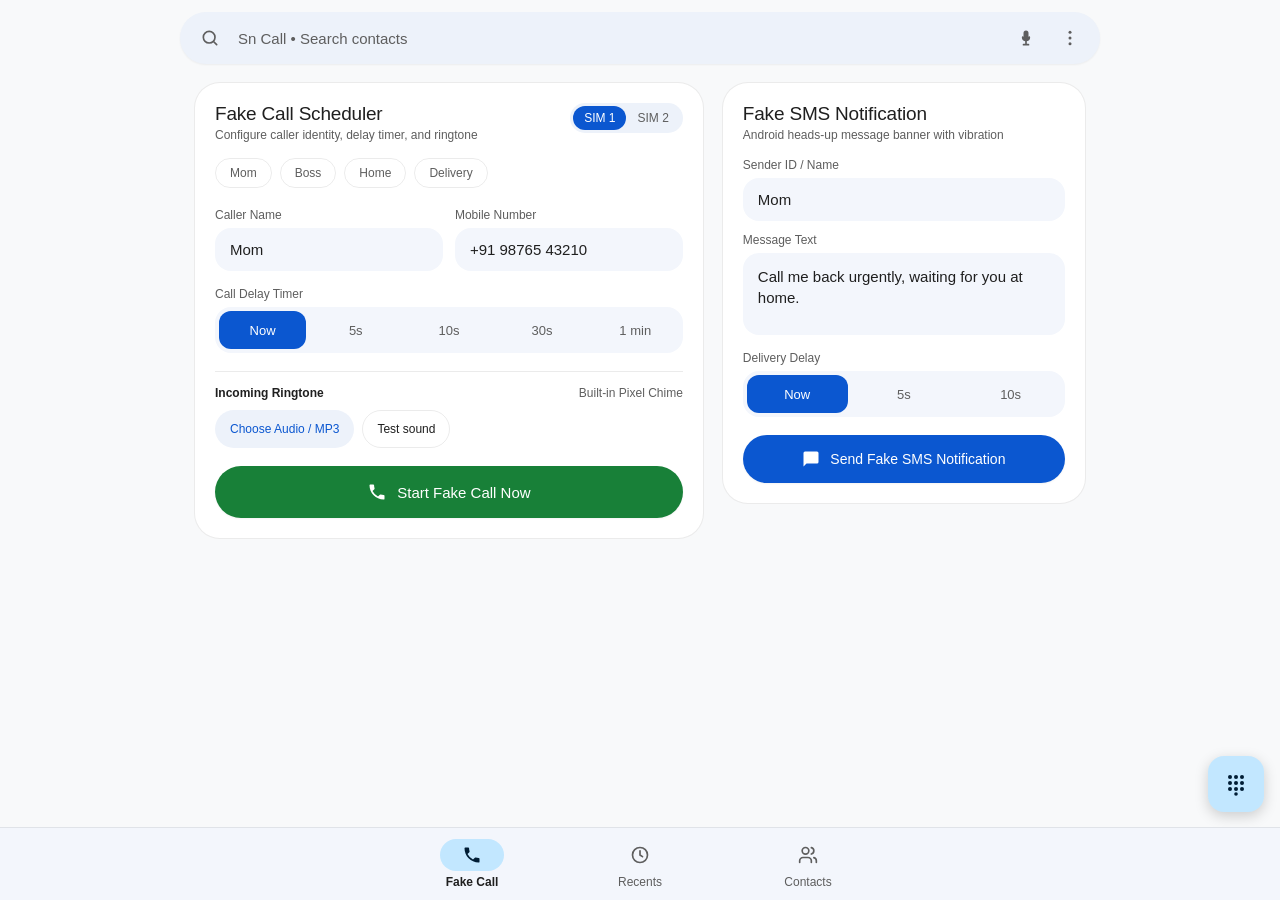
<file: android/app/src/main/assets/index.html>
<!DOCTYPE html>
<html lang="en">
<head>
  <meta charset="UTF-8" />
  <meta name="viewport" content="width=device-width, initial-scale=1.0, maximum-scale=1.0, user-scalable=no, viewport-fit=cover" />
  <meta name="theme-color" content="#F8F9FA" id="metaTheme" />
  <title>Sn Call</title>
  <style>
    :root {
      --bg: #F8F9FA;
      --surface: #FFFFFF;
      --surface-soft: #EDF2FA;
      --surface-input: #F3F6FC;
      --nav-bg: rgba(243, 246, 252, 0.96);
      --text: #1F1F1F;
      --text-muted: #5E5E5E;
      --border: rgba(0, 0, 0, 0.08);
      --primary: #0B57D0;
      --primary-on: #FFFFFF;
      --pill-bg: #C2E7FF;
      --pill-on: #001D35;
      --green: #188038;
      --green-bright: #1E8E3E;
      --red: #EA4335;
      --danger: #B3261E;
      --shadow-sm: 0 1px 2px rgba(0, 0, 0, 0.05);
      --shadow-fab: 0 4px 14px rgba(0, 0, 0, 0.18);
      --shadow-lg: 0 14px 36px rgba(0, 0, 0, 0.22);
      --font: "Google Sans", "Product Sans", -apple-system, BlinkMacSystemFont, "Segoe UI", Roboto, Arial, sans-serif;
    }

    html.dark {
      --bg: #111318;
      --surface: #1A1C22;
      --surface-soft: #22262E;
      --surface-input: #23262E;
      --nav-bg: rgba(27, 30, 36, 0.96);
      --text: #E3E2E6;
      --text-muted: #A0A3AA;
      --border: rgba(255, 255, 255, 0.09);
      --primary: #A8C7FA;
      --primary-on: #062E6F;
      --pill-bg: #004A77;
      --pill-on: #C2E7FF;
      --danger: #F2B8B5;
    }

    * { box-sizing: border-box; -webkit-tap-highlight-color: transparent; }

    html, body {
      margin: 0;
      padding: 0;
      font-family: var(--font);
      background: var(--bg);
      color: var(--text);
      min-height: 100dvh;
      overscroll-behavior-y: none;
      -webkit-font-smoothing: antialiased;
    }

    button, input, textarea {
      font-family: inherit;
      color: inherit;
    }

    button { cursor: pointer; border: none; background: transparent; }

    .tabular { font-variant-numeric: tabular-nums; }
    .hidden { display: none !important; }

    /* Top Search Bar */
    .top-bar {
      position: sticky;
      top: 0;
      z-index: 30;
      background: var(--bg);
      padding: 12px 14px 8px;
    }

    .top-bar-inner {
      max-width: 920px;
      margin: 0 auto;
    }

    .search-pill {
      position: relative;
      display: flex;
      align-items: center;
      height: 52px;
      border-radius: 999px;
      background: var(--surface-soft);
      padding: 0 8px;
      box-shadow: var(--shadow-sm);
    }

    .search-pill:focus-within {
      box-shadow: 0 0 0 2px rgba(11, 87, 208, 0.32);
    }

    .icon-btn {
      min-width: 44px;
      min-height: 44px;
      border-radius: 999px;
      display: inline-flex;
      align-items: center;
      justify-content: center;
      color: var(--text-muted);
      transition: background 150ms ease;
    }

    .icon-btn:hover { background: rgba(128, 128, 128, 0.12); }
    .icon-btn:active { transform: scale(0.94); }

    .search-input {
      flex: 1;
      min-width: 0;
      border: none;
      outline: none;
      background: transparent;
      font-size: 15px;
      padding: 0 6px;
      color: var(--text);
    }

    .search-input::placeholder { color: var(--text-muted); }

    /* Overflow Menu */
    .menu-dropdown {
      position: absolute;
      top: 58px;
      right: 4px;
      width: 230px;
      background: var(--surface);
      border: 1px solid var(--border);
      border-radius: 18px;
      box-shadow: var(--shadow-lg);
      padding: 6px 0;
      z-index: 45;
      animation: fadeIn 150ms ease;
    }

    .menu-item {
      width: 100%;
      padding: 12px 16px;
      display: flex;
      align-items: center;
      gap: 12px;
      font-size: 14px;
      text-align: left;
      color: var(--text);
    }

    .menu-item:hover { background: var(--surface-soft); }
    .menu-item.danger { color: var(--danger); }
    .menu-divider { height: 1px; background: var(--border); margin: 4px 0; }

    /* Main Content */
    .main {
      max-width: 920px;
      margin: 0 auto;
      padding: 10px 14px 104px;
    }

    .grid-two {
      display: grid;
      grid-template-columns: 1fr;
      gap: 18px;
    }

    @media (min-width: 860px) {
      .grid-two {
        grid-template-columns: 7fr 5fr;
        align-items: start;
      }
    }

    .card {
      background: var(--surface);
      border: 1px solid var(--border);
      border-radius: 26px;
      padding: 20px;
    }

    .card-header {
      display: flex;
      align-items: flex-start;
      justify-content: space-between;
      gap: 12px;
      margin-bottom: 16px;
    }

    .card-title {
      margin: 0;
      font-size: 19px;
      font-weight: 500;
      letter-spacing: -0.01em;
    }

    .card-sub {
      margin: 3px 0 0;
      font-size: 12px;
      color: var(--text-muted);
    }

    /* Segmented Controls */
    .sim-toggle {
      display: inline-flex;
      background: var(--surface-soft);
      padding: 3px;
      border-radius: 999px;
      flex-shrink: 0;
    }

    .sim-btn {
      padding: 5px 11px;
      border-radius: 999px;
      font-size: 12px;
      font-weight: 500;
      color: var(--text-muted);
      white-space: nowrap;
    }

    .sim-btn.active {
      background: var(--primary);
      color: var(--primary-on);
    }

    .quick-row {
      display: flex;
      gap: 8px;
      overflow-x: auto;
      padding-bottom: 10px;
      margin-bottom: 10px;
    }

    .quick-btn {
      padding: 7px 14px;
      border-radius: 999px;
      font-size: 12px;
      font-weight: 500;
      border: 1px solid var(--border);
      color: var(--text-muted);
      white-space: nowrap;
      flex-shrink: 0;
    }

    .quick-btn.active {
      background: var(--pill-bg);
      color: var(--pill-on);
      border-color: transparent;
    }

    .field-grid {
      display: grid;
      grid-template-columns: 1fr;
      gap: 12px;
      margin-bottom: 16px;
    }

    @media (min-width: 560px) {
      .field-grid { grid-template-columns: 1fr 1fr; }
    }

    .field-label {
      display: block;
      font-size: 12px;
      font-weight: 500;
      color: var(--text-muted);
      margin-bottom: 6px;
    }

    .text-input, .text-area {
      width: 100%;
      border: 1.5px solid transparent;
      border-radius: 16px;
      background: var(--surface-input);
      padding: 12px 14px;
      font-size: 15px;
      outline: none;
      transition: border-color 150ms ease;
    }

    .text-input:focus, .text-area:focus {
      border-color: var(--primary);
    }

    .text-area {
      resize: none;
      min-height: 82px;
      line-height: 1.4;
    }

    .delay-grid {
      display: grid;
      grid-template-columns: repeat(5, 1fr);
      gap: 6px;
      padding: 4px;
      border-radius: 16px;
      background: var(--surface-input);
      margin-bottom: 18px;
    }

    .delay-grid.cols-3 {
      grid-template-columns: repeat(3, 1fr);
    }

    .delay-btn {
      height: 38px;
      border-radius: 12px;
      font-size: 13px;
      font-weight: 500;
      color: var(--text-muted);
      white-space: nowrap;
    }

    .delay-btn.active {
      background: var(--primary);
      color: var(--primary-on);
    }

    .ringtone-box {
      border-top: 1px solid var(--border);
      padding-top: 14px;
      margin-bottom: 18px;
    }

    .ringtone-top {
      display: flex;
      align-items: center;
      justify-content: space-between;
      gap: 10px;
      margin-bottom: 10px;
      font-size: 12px;
    }

    .ringtone-name {
      color: var(--text-muted);
      max-width: 190px;
      overflow: hidden;
      text-overflow: ellipsis;
      white-space: nowrap;
    }

    .btn-row {
      display: flex;
      flex-wrap: wrap;
      gap: 8px;
    }

    .tonal-btn {
      height: 38px;
      padding: 0 15px;
      border-radius: 999px;
      background: var(--surface-soft);
      color: var(--primary);
      font-size: 12px;
      font-weight: 500;
      display: inline-flex;
      align-items: center;
      gap: 6px;
    }

    .outline-btn {
      height: 38px;
      padding: 0 14px;
      border-radius: 999px;
      border: 1px solid var(--border);
      color: var(--text);
      font-size: 12px;
      font-weight: 500;
      display: inline-flex;
      align-items: center;
      gap: 6px;
    }

    .cta-btn {
      width: 100%;
      height: 52px;
      border-radius: 999px;
      background: var(--green);
      color: #FFFFFF;
      font-size: 15px;
      font-weight: 500;
      display: flex;
      align-items: center;
      justify-content: center;
      gap: 10px;
      box-shadow: var(--shadow-sm);
      transition: transform 120ms ease, filter 120ms ease;
    }

    .cta-btn:active { transform: scale(0.985); }
    .cta-btn.blue { background: var(--primary); color: var(--primary-on); height: 48px; font-size: 14px; }
    .cta-btn.cancel { background: #B3261E; color: #FFFFFF; }

    /* Lists (Recents & Contacts) */
    .list-card {
      background: var(--surface);
      border: 1px solid var(--border);
      border-radius: 26px;
      overflow: hidden;
    }

    .list-header {
      display: flex;
      align-items: center;
      justify-content: space-between;
      padding: 16px 20px;
      border-bottom: 1px solid var(--border);
    }

    .create-contact-row {
      width: 100%;
      display: flex;
      align-items: center;
      gap: 14px;
      padding: 15px 20px;
      border-bottom: 1px solid var(--border);
      color: var(--primary);
      font-size: 15px;
      font-weight: 500;
      text-align: left;
    }

    .create-contact-row:hover { background: var(--surface-soft); }

    .avatar {
      width: 42px;
      height: 42px;
      border-radius: 999px;
      display: inline-flex;
      align-items: center;
      justify-content: center;
      color: #FFFFFF;
      font-weight: 500;
      font-size: 15px;
      flex-shrink: 0;
    }

    .list-row {
      display: flex;
      align-items: center;
      justify-content: space-between;
      gap: 8px;
      padding: 11px 16px;
      border-bottom: 1px solid var(--border);
    }

    .list-row:last-child { border-bottom: none; }
    .list-row:hover { background: var(--surface-input); }

    .row-main {
      display: flex;
      align-items: center;
      gap: 13px;
      flex: 1;
      min-width: 0;
      text-align: left;
    }

    .row-title {
      font-size: 15px;
      font-weight: 500;
      white-space: nowrap;
      overflow: hidden;
      text-overflow: ellipsis;
    }

    .row-title.declined { color: var(--danger); }

    .row-meta {
      display: flex;
      align-items: center;
      gap: 6px;
      font-size: 12px;
      color: var(--text-muted);
      margin-top: 2px;
      flex-wrap: wrap;
    }

    .alpha-header {
      padding: 10px 20px 4px;
      font-size: 12px;
      font-weight: 600;
      color: var(--primary);
    }

    .empty-state {
      padding: 52px 24px;
      text-align: center;
      color: var(--text-muted);
    }

    .empty-state h3 { margin: 12px 0 4px; font-size: 16px; color: var(--text); font-weight: 500; }
    .empty-state p { margin: 0; font-size: 13px; }

    /* FAB */
    .fab {
      position: fixed;
      right: 16px;
      bottom: 88px;
      z-index: 30;
      width: 56px;
      height: 56px;
      border-radius: 16px;
      background: var(--pill-bg);
      color: var(--pill-on);
      display: flex;
      align-items: center;
      justify-content: center;
      box-shadow: var(--shadow-fab);
      transition: transform 140ms ease;
    }

    .fab:active { transform: scale(0.93); }

    /* Bottom Navigation */
    .bottom-nav {
      position: fixed;
      left: 0;
      right: 0;
      bottom: 0;
      z-index: 30;
      background: var(--nav-bg);
      backdrop-filter: blur(12px);
      border-top: 1px solid var(--border);
    }

    .bottom-nav-inner {
      max-width: 520px;
      margin: 0 auto;
      height: 72px;
      display: grid;
      grid-template-columns: repeat(3, 1fr);
      align-items: center;
      padding: 0 8px;
    }

    .nav-tab {
      display: flex;
      flex-direction: column;
      align-items: center;
      justify-content: center;
      gap: 4px;
      min-height: 56px;
      color: var(--text-muted);
    }

    .nav-pill {
      width: 64px;
      height: 32px;
      border-radius: 999px;
      display: flex;
      align-items: center;
      justify-content: center;
      transition: background 180ms ease;
    }

    .nav-tab.active .nav-pill {
      background: var(--pill-bg);
      color: var(--pill-on);
    }

    .nav-label {
      font-size: 12px;
      font-weight: 500;
      white-space: nowrap;
    }

    .nav-tab.active .nav-label {
      font-weight: 600;
      color: var(--text);
    }

    /* Fullscreen Google Call Overlay */
    .call-overlay {
      position: fixed;
      inset: 0;
      z-index: 60;
      display: flex;
      flex-direction: column;
      justify-content: space-between;
      color: #FFFFFF;
      background: radial-gradient(circle at 50% 18%, #1E3246 0%, #101E2B 48%, #091118 100%);
      padding: 48px 24px 40px;
      user-select: none;
      animation: fadeIn 180ms ease;
    }

    .call-top {
      max-width: 420px;
      width: 100%;
      margin: 0 auto;
      text-align: center;
      display: flex;
      flex-direction: column;
      align-items: center;
    }

    .call-status {
      font-size: 14px;
      font-weight: 500;
      color: rgba(255, 255, 255, 0.82);
      margin-bottom: 24px;
    }

    .call-avatar-wrap {
      position: relative;
      display: flex;
      align-items: center;
      justify-content: center;
      margin-bottom: 22px;
    }

    .ripple-ring {
      position: absolute;
      width: 96px;
      height: 96px;
      border-radius: 999px;
      animation: incomingRipple 2.1s cubic-bezier(0.16, 1, 0.3, 1) infinite;
    }

    .ripple-ring.delay { animation-delay: 0.7s; }

    .call-avatar {
      position: relative;
      width: 104px;
      height: 104px;
      border-radius: 999px;
      display: flex;
      align-items: center;
      justify-content: center;
      font-size: 42px;
      font-weight: 500;
      color: #FFFFFF;
      box-shadow: 0 12px 28px rgba(0, 0, 0, 0.35);
    }

    .call-name {
      margin: 0;
      font-size: 34px;
      font-weight: 400;
      letter-spacing: -0.02em;
      max-width: 100%;
      overflow: hidden;
      text-overflow: ellipsis;
      white-space: nowrap;
    }

    .call-number {
      margin: 8px 0 0;
      font-size: 17px;
      color: rgba(255, 255, 255, 0.76);
    }

    .call-extra {
      margin-top: 10px;
      font-size: 12px;
      color: #FCA5A5;
    }

    .call-bottom {
      max-width: 400px;
      width: 100%;
      margin: 0 auto;
    }

    .incoming-actions {
      display: flex;
      justify-content: space-between;
      padding: 0 22px 12px;
    }

    .call-circle-wrap {
      display: flex;
      flex-direction: column;
      align-items: center;
      gap: 10px;
      font-size: 13px;
      color: rgba(255, 255, 255, 0.88);
    }

    .call-circle-btn {
      width: 72px;
      height: 72px;
      border-radius: 999px;
      display: flex;
      align-items: center;
      justify-content: center;
      color: #FFFFFF;
      box-shadow: 0 10px 24px rgba(0, 0, 0, 0.38);
      transition: transform 130ms ease;
    }

    .call-circle-btn:active { transform: scale(0.93); }
    .call-circle-btn.decline { background: var(--red); }
    .call-circle-btn.answer { background: var(--green-bright); animation: answerBounce 1.8s ease infinite; }

    .incall-grid {
      display: grid;
      grid-template-columns: repeat(3, 1fr);
      gap: 22px 14px;
      margin-bottom: 34px;
    }

    .incall-tile {
      display: flex;
      flex-direction: column;
      align-items: center;
      gap: 8px;
      color: rgba(255, 255, 255, 0.88);
      font-size: 12px;
      font-weight: 500;
    }

    .incall-icon {
      width: 62px;
      height: 62px;
      border-radius: 999px;
      background: rgba(255, 255, 255, 0.13);
      display: flex;
      align-items: center;
      justify-content: center;
      color: #FFFFFF;
      transition: background 150ms ease, color 150ms ease;
    }

    .incall-tile.active .incall-icon {
      background: #FFFFFF;
      color: #101E2B;
    }

    .incall-tile.rec-active .incall-icon {
      background: var(--red);
      color: #FFFFFF;
    }

    .end-call-row {
      display: flex;
      justify-content: center;
    }

    .incall-keypad {
      background: rgba(255, 255, 255, 0.08);
      border-radius: 24px;
      padding: 14px;
      margin-bottom: 22px;
    }

    .incall-keypad-head {
      display: flex;
      align-items: center;
      justify-content: space-between;
      border-bottom: 1px solid rgba(255, 255, 255, 0.12);
      padding: 0 8px 10px;
      margin-bottom: 10px;
      min-height: 36px;
    }

    .incall-keypad-grid {
      display: grid;
      grid-template-columns: repeat(3, 1fr);
      gap: 8px;
    }

    .incall-key {
      height: 52px;
      border-radius: 16px;
      background: rgba(255, 255, 255, 0.08);
      color: #FFFFFF;
      display: flex;
      flex-direction: column;
      align-items: center;
      justify-content: center;
    }

    .incall-key:active { background: rgba(255, 255, 255, 0.22); }

    /* Slide-up Dialpad Sheet */
    .sheet-backdrop {
      position: fixed;
      inset: 0;
      z-index: 50;
      background: rgba(0, 0, 0, 0.42);
      display: flex;
      flex-direction: column;
      justify-content: flex-end;
      animation: fadeIn 150ms ease;
    }

    .dialpad-sheet {
      max-width: 440px;
      width: 100%;
      margin: 0 auto;
      background: var(--surface-input);
      border-radius: 28px 28px 0 0;
      padding: 12px 18px 26px;
      box-shadow: var(--shadow-lg);
      animation: slideUp 230ms cubic-bezier(0.16, 1, 0.3, 1);
    }

    .sheet-handle {
      width: 40px;
      height: 4px;
      border-radius: 999px;
      background: var(--text-muted);
      opacity: 0.35;
      margin: 0 auto;
    }

    .dial-display-row {
      display: flex;
      align-items: center;
      gap: 6px;
      border-bottom: 1px solid var(--border);
      padding: 8px 4px 10px;
      margin-bottom: 12px;
    }

    .dial-display {
      flex: 1;
      text-align: center;
      font-size: 30px;
      letter-spacing: 0.04em;
      border: none;
      outline: none;
      background: transparent;
      min-width: 0;
    }

    .dial-grid {
      display: grid;
      grid-template-columns: repeat(3, 1fr);
      gap: 10px;
      margin-bottom: 18px;
    }

    .dial-key {
      height: 56px;
      border-radius: 999px;
      background: var(--surface);
      display: flex;
      flex-direction: column;
      align-items: center;
      justify-content: center;
      box-shadow: var(--shadow-sm);
      transition: transform 100ms ease;
    }

    .dial-key:active { transform: scale(0.93); background: var(--pill-bg); }
    .dial-digit { font-size: 25px; line-height: 1; }
    .dial-letters { font-size: 10px; letter-spacing: 0.14em; color: var(--text-muted); margin-top: 2px; }

    .dial-call-btn {
      height: 54px;
      padding: 0 38px;
      border-radius: 999px;
      background: var(--green);
      color: #FFFFFF;
      font-size: 16px;
      font-weight: 500;
      display: inline-flex;
      align-items: center;
      gap: 10px;
      box-shadow: var(--shadow-sm);
    }

    .t9-matches {
      background: var(--surface);
      border-radius: 16px;
      overflow: hidden;
      margin-bottom: 10px;
      border: 1px solid var(--border);
    }

    .t9-row {
      width: 100%;
      display: flex;
      align-items: center;
      gap: 10px;
      padding: 9px 12px;
      text-align: left;
      border-bottom: 1px solid var(--border);
    }

    .t9-row:last-child { border-bottom: none; }

    /* SMS Heads-up Banner */
    .sms-banner {
      position: fixed;
      top: 12px;
      left: 12px;
      right: 12px;
      max-width: 440px;
      margin: 0 auto;
      z-index: 70;
      background: var(--surface);
      border: 1px solid var(--border);
      border-radius: 24px;
      padding: 14px 16px;
      box-shadow: var(--shadow-lg);
      animation: slideDown 260ms cubic-bezier(0.16, 1, 0.3, 1);
    }

    .sms-head {
      display: flex;
      align-items: center;
      justify-content: space-between;
      font-size: 12px;
      color: var(--text-muted);
      margin-bottom: 8px;
    }

    .sms-body-row {
      display: flex;
      align-items: flex-start;
      gap: 12px;
    }

    .sms-actions {
      display: flex;
      gap: 16px;
      padding-left: 52px;
      margin-top: 10px;
    }

    .sms-action-btn {
      font-size: 12px;
      font-weight: 600;
      color: var(--primary);
      padding: 4px 0;
    }

    .sms-reply-form {
      display: flex;
      gap: 8px;
      margin-top: 10px;
    }

    /* Modal */
    .modal-backdrop {
      position: fixed;
      inset: 0;
      z-index: 55;
      background: rgba(0, 0, 0, 0.45);
      display: flex;
      align-items: center;
      justify-content: center;
      padding: 16px;
    }

    .modal-card {
      width: 100%;
      max-width: 360px;
      background: var(--surface);
      border-radius: 26px;
      padding: 22px;
      box-shadow: var(--shadow-lg);
    }

    .toast {
      position: fixed;
      left: 50%;
      bottom: 92px;
      transform: translateX(-50%);
      z-index: 80;
      background: #2D3139;
      color: #FFFFFF;
      font-size: 12px;
      font-weight: 500;
      padding: 10px 16px;
      border-radius: 12px;
      box-shadow: var(--shadow-fab);
      white-space: nowrap;
      max-width: 90vw;
      overflow: hidden;
      text-overflow: ellipsis;
    }

    @keyframes incomingRipple {
      0% { transform: scale(1); opacity: 0.45; }
      100% { transform: scale(1.7); opacity: 0; }
    }

    @keyframes answerBounce {
      0%, 100% { transform: translateY(0); }
      40% { transform: translateY(-7px); }
      65% { transform: translateY(-2px); }
    }

    @keyframes slideUp {
      from { transform: translateY(100%); }
      to { transform: translateY(0); }
    }

    @keyframes slideDown {
      from { transform: translateY(-120%); opacity: 0; }
      to { transform: translateY(0); opacity: 1; }
    }

    @keyframes fadeIn {
      from { opacity: 0; }
      to { opacity: 1; }
    }
  </style>
</head>
<body>
  <!-- Top Pill Search Bar -->
  <header class="top-bar">
    <div class="top-bar-inner">
      <div class="search-pill">
        <button class="icon-btn" id="searchFocusBtn" aria-label="Search contacts">
          <svg width="20" height="20" viewBox="0 0 24 24" fill="none" stroke="currentColor" stroke-width="2" stroke-linecap="round" stroke-linejoin="round"><circle cx="11" cy="11" r="7"/><path d="m20 20-3.5-3.5"/></svg>
        </button>
        <input id="searchInput" class="search-input" type="text" placeholder="Sn Call • Search contacts" aria-label="Sn Call search contacts" />
        <button class="icon-btn hidden" id="clearSearchBtn" aria-label="Clear search">
          <svg width="20" height="20" viewBox="0 0 24 24" fill="none" stroke="currentColor" stroke-width="2" stroke-linecap="round"><path d="M18 6 6 18M6 6l12 12"/></svg>
        </button>
        <button class="icon-btn" id="micBtn" aria-label="Voice search">
          <svg width="20" height="20" viewBox="0 0 24 24" fill="currentColor"><path d="M12 14a3 3 0 0 0 3-3V6a3 3 0 1 0-6 0v5a3 3 0 0 0 3 3Zm5-3a1 1 0 1 0-2 0 3 3 0 1 1-6 0 1 1 0 1 0-2 0 5 5 0 0 0 4 4.9V19H9a1 1 0 1 0 0 2h6a1 1 0 1 0 0-2h-2v-3.1A5 5 0 0 0 17 11Z"/></svg>
        </button>
        <button class="icon-btn" id="menuBtn" aria-label="More options">
          <svg width="20" height="20" viewBox="0 0 24 24" fill="currentColor"><circle cx="12" cy="5" r="1.8"/><circle cx="12" cy="12" r="1.8"/><circle cx="12" cy="19" r="1.8"/></svg>
        </button>

        <div id="menuDropdown" class="menu-dropdown hidden" role="menu">
          <button class="menu-item" id="themeToggleBtn" role="menuitem">Toggle Dark / Light Theme</button>
          <div class="menu-divider"></div>
          <button class="menu-item danger" id="clearHistoryMenuBtn" role="menuitem">Clear Call History</button>
        </div>
      </div>
    </div>
  </header>

  <!-- Main Screens -->
  <main class="main">
    <!-- Native Android Lock-Screen & Background Permissions Card (Only shown inside APK when needed) -->
    <section id="nativePermCard" class="card hidden" style="margin-bottom: 16px; padding: 16px 18px;">
      <div style="display:flex;align-items:flex-start;justify-content:space-between;gap:10px;margin-bottom:10px;">
        <div>
          <strong style="font-size:15px;">Lock Screen &amp; Background Calls Setup</strong>
          <p class="card-sub" style="margin-top:3px;">Enable permissions below so fake calls ring even when screen is locked or while using other apps.</p>
        </div>
      </div>
      <div class="btn-row" id="nativePermButtons"></div>
    </section>

    <!-- TAB 1: FAKE CALL & SMS -->
    <div id="tab-fake-call" class="grid-two">
      <section class="card">
        <div class="card-header">
          <div>
            <h1 class="card-title">Fake Call Scheduler</h1>
            <p class="card-sub">Configure caller identity, delay timer, and ringtone</p>
          </div>
          <div class="sim-toggle" role="group" aria-label="Select SIM">
            <button class="sim-btn active" data-sim="SIM 1">SIM 1</button>
            <button class="sim-btn" data-sim="SIM 2">SIM 2</button>
          </div>
        </div>

        <div class="quick-row" id="quickCallersRow"></div>

        <div class="field-grid">
          <div>
            <label class="field-label" for="callerNameInput">Caller Name</label>
            <input id="callerNameInput" class="text-input" type="text" value="Mom" placeholder="e.g. Mom, Boss" />
          </div>
          <div>
            <label class="field-label" for="callerNumberInput">Mobile Number</label>
            <input id="callerNumberInput" class="text-input tabular" type="tel" value="+91 98765 43210" placeholder="+91 98765 43210" />
          </div>
        </div>

        <span class="field-label">Call Delay Timer</span>
        <div class="delay-grid" id="callDelayGrid">
          <button class="delay-btn active" data-delay="0">Now</button>
          <button class="delay-btn" data-delay="5">5s</button>
          <button class="delay-btn" data-delay="10">10s</button>
          <button class="delay-btn" data-delay="30">30s</button>
          <button class="delay-btn" data-delay="60">1 min</button>
        </div>

        <div class="ringtone-box">
          <div class="ringtone-top">
            <strong>Incoming Ringtone</strong>
            <span id="ringtoneLabel" class="ringtone-name">Built-in Pixel Chime</span>
          </div>
          <input id="ringtoneFileInput" type="file" accept="audio/*" class="hidden" />
          <div class="btn-row">
            <button type="button" class="tonal-btn" id="pickRingtoneBtn">Choose Audio / MP3</button>
            <button type="button" class="outline-btn" id="testRingtoneBtn">Test sound</button>
            <button type="button" class="outline-btn hidden" id="resetRingtoneBtn">Reset default</button>
          </div>
        </div>

        <button type="button" class="cta-btn" id="startCallBtn">
          <svg width="20" height="20" viewBox="0 0 24 24" fill="currentColor"><path d="M6.62 10.79a15.05 15.05 0 0 0 6.59 6.59l2.2-2.2a1 1 0 0 1 1.02-.24c1.12.37 2.33.57 3.57.57a1 1 0 0 1 1 1V20a1 1 0 0 1-1 1C10.61 21 3 13.39 3 4a1 1 0 0 1 1-1h3.5a1 1 0 0 1 1 1c0 1.25.2 2.45.57 3.57a1 1 0 0 1-.25 1.02l-2.2 2.2Z"/></svg>
          <span id="startCallText" class="tabular">Start Fake Call Now</span>
        </button>
      </section>

      <section class="card">
        <div class="card-header">
          <div>
            <h2 class="card-title">Fake SMS Notification</h2>
            <p class="card-sub">Android heads-up message banner with vibration</p>
          </div>
        </div>

        <div style="margin-bottom: 12px;">
          <label class="field-label" for="smsSenderInput">Sender ID / Name</label>
          <input id="smsSenderInput" class="text-input" type="text" value="Mom" placeholder="e.g. Mom, HDFC Bank" />
        </div>

        <div style="margin-bottom: 12px;">
          <label class="field-label" for="smsBodyInput">Message Text</label>
          <textarea id="smsBodyInput" class="text-area" placeholder="Type incoming message...">Call me back urgently, waiting for you at home.</textarea>
        </div>

        <span class="field-label">Delivery Delay</span>
        <div class="delay-grid cols-3" id="smsDelayGrid">
          <button class="delay-btn active" data-sms-delay="0">Now</button>
          <button class="delay-btn" data-sms-delay="5">5s</button>
          <button class="delay-btn" data-sms-delay="10">10s</button>
        </div>

        <button type="button" class="cta-btn blue" id="sendSmsBtn">
          <svg width="18" height="18" viewBox="0 0 24 24" fill="currentColor"><path d="M20 2H4a2 2 0 0 0-2 2v18l4-4h14a2 2 0 0 0 2-2V4a2 2 0 0 0-2-2Z"/></svg>
          <span id="sendSmsText" class="tabular">Send Fake SMS Notification</span>
        </button>
      </section>
    </div>

    <!-- TAB 2: RECENTS -->
    <section id="tab-recents" class="list-card hidden">
      <div class="list-header">
        <div>
          <strong style="font-size: 16px;">Recent Calls</strong>
          <div style="font-size: 12px; color: var(--text-muted);">Tap any log to trigger an instant fake call</div>
        </div>
        <button id="clearRecentsTopBtn" class="sms-action-btn hidden">Clear all</button>
      </div>
      <div id="recentsContainer"></div>
    </section>

    <!-- TAB 3: CONTACTS -->
    <section id="tab-contacts" class="list-card hidden">
      <button type="button" class="create-contact-row" id="openAddContactBtn">
        <span class="avatar" style="background: var(--pill-bg); color: var(--pill-on); width: 38px; height: 38px;">+</span>
        <span>Create new contact</span>
      </button>
      <div id="contactsContainer"></div>
    </section>
  </main>

  <!-- Dialpad FAB -->
  <button class="fab" id="openDialpadBtn" aria-label="Open T9 Dialpad">
    <svg width="24" height="24" viewBox="0 0 24 24" fill="currentColor">
      <circle cx="6" cy="5" r="2"/><circle cx="12" cy="5" r="2"/><circle cx="18" cy="5" r="2"/>
      <circle cx="6" cy="11" r="2"/><circle cx="12" cy="11" r="2"/><circle cx="18" cy="11" r="2"/>
      <circle cx="6" cy="17" r="2"/><circle cx="12" cy="17" r="2"/><circle cx="18" cy="17" r="2"/>
      <circle cx="12" cy="22" r="1.8"/>
    </svg>
  </button>

  <!-- Bottom Navigation Bar -->
  <nav class="bottom-nav" aria-label="Main navigation">
    <div class="bottom-nav-inner">
      <button class="nav-tab active" data-tab="fake-call">
        <span class="nav-pill">
          <svg width="20" height="20" viewBox="0 0 24 24" fill="currentColor"><path d="M6.62 10.79a15.05 15.05 0 0 0 6.59 6.59l2.2-2.2a1 1 0 0 1 1.02-.24c1.12.37 2.33.57 3.57.57a1 1 0 0 1 1 1V20a1 1 0 0 1-1 1C10.61 21 3 13.39 3 4a1 1 0 0 1 1-1h3.5a1 1 0 0 1 1 1c0 1.25.2 2.45.57 3.57a1 1 0 0 1-.25 1.02l-2.2 2.2Z"/></svg>
        </span>
        <span class="nav-label">Fake Call</span>
      </button>
      <button class="nav-tab" data-tab="recents">
        <span class="nav-pill">
          <svg width="20" height="20" viewBox="0 0 24 24" fill="none" stroke="currentColor" stroke-width="2" stroke-linecap="round"><circle cx="12" cy="12" r="9"/><path d="M12 7v5l3 2"/></svg>
        </span>
        <span class="nav-label">Recents</span>
      </button>
      <button class="nav-tab" data-tab="contacts">
        <span class="nav-pill">
          <svg width="20" height="20" viewBox="0 0 24 24" fill="none" stroke="currentColor" stroke-width="2" stroke-linecap="round"><path d="M16 21v-2a4 4 0 0 0-4-4H6a4 4 0 0 0-4 4v2"/><circle cx="9" cy="7" r="4"/><path d="M22 21v-2a4 4 0 0 0-3-3.87"/><path d="M16 3.13a4 4 0 0 1 0 7.75"/></svg>
        </span>
        <span class="nav-label">Contacts</span>
      </button>
    </div>
  </nav>

  <!-- Slide-up T9 Dialpad -->
  <div id="dialpadBackdrop" class="sheet-backdrop hidden">
    <div class="dialpad-sheet" id="dialpadSheet" role="dialog" aria-modal="true" aria-label="T9 Dialpad">
      <div style="display:flex;align-items:center;justify-content:space-between;margin-bottom:8px;">
        <div style="width:40px;"></div>
        <div class="sheet-handle"></div>
        <button class="icon-btn" id="closeDialpadBtn" aria-label="Close dialpad">
          <svg width="20" height="20" viewBox="0 0 24 24" fill="none" stroke="currentColor" stroke-width="2" stroke-linecap="round"><path d="M18 6 6 18M6 6l12 12"/></svg>
        </button>
      </div>
      <div id="t9Matches" class="t9-matches hidden"></div>
      <div class="dial-display-row">
        <div style="width:44px;"></div>
        <input id="dialDisplay" class="dial-display tabular" type="tel" readonly placeholder="Enter number" />
        <button class="icon-btn" id="dialBackspaceBtn" aria-label="Delete digit">
          <svg width="22" height="22" viewBox="0 0 24 24" fill="none" stroke="currentColor" stroke-width="2" stroke-linecap="round" stroke-linejoin="round"><path d="M21 4H8l-7 8 7 8h13a2 2 0 0 0 2-2V6a2 2 0 0 0-2-2Z"/><path d="m18 9-6 6M12 9l6 6"/></svg>
        </button>
      </div>
      <div class="dial-grid" id="dialGrid"></div>
      <div style="text-align:center;">
        <button type="button" class="dial-call-btn" id="dialCallBtn">
          <svg width="20" height="20" viewBox="0 0 24 24" fill="currentColor"><path d="M6.62 10.79a15.05 15.05 0 0 0 6.59 6.59l2.2-2.2a1 1 0 0 1 1.02-.24c1.12.37 2.33.57 3.57.57a1 1 0 0 1 1 1V20a1 1 0 0 1-1 1C10.61 21 3 13.39 3 4a1 1 0 0 1 1-1h3.5a1 1 0 0 1 1 1c0 1.25.2 2.45.57 3.57a1 1 0 0 1-.25 1.02l-2.2 2.2Z"/></svg>
          <span>Call</span>
        </button>
      </div>
    </div>
  </div>

  <!-- Fullscreen Google Incoming & Ongoing Call Overlay -->
  <div id="callOverlay" class="call-overlay hidden" role="dialog" aria-modal="true">
    <div class="call-top">
      <div id="callStatusText" class="call-status tabular">Incoming call • SIM 1</div>
      <div id="callAvatarWrap" class="call-avatar-wrap">
        <span id="callRipple1" class="ripple-ring"></span>
        <span id="callRipple2" class="ripple-ring delay"></span>
        <div id="callAvatar" class="call-avatar">M</div>
      </div>
      <h2 id="callNameText" class="call-name">Mom</h2>
      <p id="callNumberText" class="call-number tabular">+91 98765 43210</p>
      <div id="callExtraStatus" class="call-extra tabular hidden"></div>
    </div>

    <div class="call-bottom">
      <!-- Incoming Buttons -->
      <div id="incomingActions" class="incoming-actions">
        <div class="call-circle-wrap">
          <button type="button" id="declineCallBtn" class="call-circle-btn decline" aria-label="Decline call">
            <svg width="30" height="30" viewBox="0 0 24 24" fill="currentColor"><path d="M12 9c-1.6 0-3.15.25-4.6.72v3.1c0 .39-.23.74-.56.9-.98.49-1.87 1.12-2.66 1.85a1 1 0 0 1-1.41-.01L.29 13.08a1 1 0 0 1 0-1.41C3.34 8.78 7.46 7 12 7s8.66 1.78 11.71 4.67a1 1 0 0 1 0 1.41l-2.48 2.48a1 1 0 0 1-1.41.01 11.9 11.9 0 0 0-2.66-1.85 1 1 0 0 1-.56-.9v-3.1C15.15 9.25 13.6 9 12 9Z"/></svg>
          </button>
          <span>Decline</span>
        </div>
        <div class="call-circle-wrap">
          <button type="button" id="answerCallBtn" class="call-circle-btn answer" aria-label="Answer call">
            <svg width="30" height="30" viewBox="0 0 24 24" fill="currentColor"><path d="M6.62 10.79a15.05 15.05 0 0 0 6.59 6.59l2.2-2.2a1 1 0 0 1 1.02-.24c1.12.37 2.33.57 3.57.57a1 1 0 0 1 1 1V20a1 1 0 0 1-1 1C10.61 21 3 13.39 3 4a1 1 0 0 1 1-1h3.5a1 1 0 0 1 1 1c0 1.25.2 2.45.57 3.57a1 1 0 0 1-.25 1.02l-2.2 2.2Z"/></svg>
          </button>
          <span>Answer</span>
        </div>
      </div>

      <!-- Ongoing Controls -->
      <div id="ongoingActions" class="hidden">
        <div id="inCallKeypadBox" class="incall-keypad hidden">
          <div class="incall-keypad-head">
            <span id="inCallDtmfDisplay" class="tabular" style="font-size:18px;letter-spacing:0.12em;">Keypad</span>
            <button type="button" id="hideInCallKeypadBtn" style="color:#93C5FD;font-size:12px;font-weight:600;padding:4px 8px;">Hide</button>
          </div>
          <div class="incall-keypad-grid" id="inCallKeypadGrid"></div>
        </div>

        <div id="inCallGrid" class="incall-grid">
          <button type="button" class="incall-tile" id="tileMute"><span class="incall-icon"><svg width="24" height="24" viewBox="0 0 24 24" fill="currentColor"><path d="M12 14a3 3 0 0 0 3-3V6a3 3 0 1 0-6 0v5a3 3 0 0 0 3 3Zm5-3a1 1 0 1 0-2 0 3 3 0 1 1-6 0 1 1 0 1 0-2 0 5 5 0 0 0 4 4.9V19H9a1 1 0 1 0 0 2h6a1 1 0 1 0 0-2h-2v-3.1A5 5 0 0 0 17 11Z"/></svg></span><span>Mute</span></button>
          <button type="button" class="incall-tile" id="tileKeypad"><span class="incall-icon"><svg width="24" height="24" viewBox="0 0 24 24" fill="currentColor"><circle cx="6" cy="5" r="2"/><circle cx="12" cy="5" r="2"/><circle cx="18" cy="5" r="2"/><circle cx="6" cy="11" r="2"/><circle cx="12" cy="11" r="2"/><circle cx="18" cy="11" r="2"/><circle cx="6" cy="17" r="2"/><circle cx="12" cy="17" r="2"/><circle cx="18" cy="17" r="2"/></svg></span><span>Keypad</span></button>
          <button type="button" class="incall-tile" id="tileSpeaker"><span class="incall-icon"><svg width="24" height="24" viewBox="0 0 24 24" fill="currentColor"><path d="M3 9v6h4l5 5V4L7 9H3Zm13.5 3A4.5 4.5 0 0 0 14 7.97v8.05c1.48-.73 2.5-2.25 2.5-4.02ZM14 3.23v2.06c2.89.86 5 3.54 5 6.71s-2.11 5.85-5 6.71v2.06c4.01-.91 7-4.49 7-8.77s-2.99-7.86-7-8.77Z"/></svg></span><span>Speaker</span></button>
          <button type="button" class="incall-tile" id="tileAddCall"><span class="incall-icon"><svg width="24" height="24" viewBox="0 0 24 24" fill="none" stroke="currentColor" stroke-width="2.2" stroke-linecap="round"><path d="M12 5v14M5 12h14"/></svg></span><span>Add call</span></button>
          <button type="button" class="incall-tile" id="tileHold"><span class="incall-icon"><svg width="24" height="24" viewBox="0 0 24 24" fill="currentColor"><rect x="6" y="5" width="4" height="14" rx="1.5"/><rect x="14" y="5" width="4" height="14" rx="1.5"/></svg></span><span>Hold</span></button>
          <button type="button" class="incall-tile" id="tileRecord"><span class="incall-icon"><svg width="24" height="24" viewBox="0 0 24 24" fill="none" stroke="currentColor" stroke-width="2"><circle cx="12" cy="12" r="8"/><circle cx="12" cy="12" r="3.5" fill="currentColor"/></svg></span><span id="tileRecordLabel">Record</span></button>
        </div>

        <div class="end-call-row">
          <button type="button" id="endCallBtn" class="call-circle-btn decline" aria-label="End call">
            <svg width="32" height="32" viewBox="0 0 24 24" fill="currentColor"><path d="M12 9c-1.6 0-3.15.25-4.6.72v3.1c0 .39-.23.74-.56.9-.98.49-1.87 1.12-2.66 1.85a1 1 0 0 1-1.41-.01L.29 13.08a1 1 0 0 1 0-1.41C3.34 8.78 7.46 7 12 7s8.66 1.78 11.71 4.67a1 1 0 0 1 0 1.41l-2.48 2.48a1 1 0 0 1-1.41.01 11.9 11.9 0 0 0-2.66-1.85 1 1 0 0 1-.56-.9v-3.1C15.15 9.25 13.6 9 12 9Z"/></svg>
          </button>
        </div>
      </div>
    </div>
  </div>

  <!-- Android Heads-Up Fake SMS Banner -->
  <div id="smsBanner" class="sms-banner hidden" role="status" aria-live="assertive">
    <div class="sms-head">
      <div style="display:flex;align-items:center;gap:7px;">
        <span style="width:20px;height:20px;border-radius:999px;background:#1A73E8;color:#fff;display:inline-flex;align-items:center;justify-content:center;font-size:11px;">✉</span>
        <strong style="color:var(--text);">Messages</strong> · now
      </div>
      <button type="button" id="dismissSmsBtn" style="padding:4px;color:var(--text-muted);" aria-label="Dismiss SMS">✕</button>
    </div>
    <div class="sms-body-row">
      <div id="smsBannerAvatar" class="avatar" style="width:40px;height:40px;background:#1A73E8;">M</div>
      <div style="min-width:0;flex:1;">
        <div id="smsBannerSender" style="font-size:14px;font-weight:600;">Mom</div>
        <div id="smsBannerText" style="font-size:13px;color:var(--text-muted);margin-top:2px;line-height:1.35;">Message text</div>
      </div>
    </div>
    <div id="smsActionRow" class="sms-actions">
      <button type="button" class="sms-action-btn" id="smsReplyOpenBtn">Reply</button>
      <button type="button" class="sms-action-btn" id="smsMarkReadBtn">Mark as read</button>
    </div>
    <form id="smsReplyForm" class="sms-reply-form hidden">
      <input id="smsReplyInput" class="text-input" style="height:36px;padding:0 12px;border-radius:999px;font-size:13px;" placeholder="Type reply..." />
      <button type="submit" class="tonal-btn" style="height:36px;background:var(--primary);color:var(--primary-on);">Send</button>
    </form>
  </div>

  <!-- Add Contact Modal -->
  <div id="addContactModal" class="modal-backdrop hidden">
    <div class="modal-card" role="dialog" aria-modal="true" aria-label="Create new contact">
      <h3 style="margin:0 0 14px;font-size:18px;font-weight:500;">Create new contact</h3>
      <form id="addContactForm">
        <div style="margin-bottom:10px;">
          <label class="field-label" for="newContactName">Name</label>
          <input id="newContactName" class="text-input" required placeholder="Contact name" />
        </div>
        <div style="margin-bottom:10px;">
          <label class="field-label" for="newContactNumber">Phone Number</label>
          <input id="newContactNumber" class="text-input tabular" type="tel" required placeholder="+91 98765 43210" />
        </div>
        <div style="margin-bottom:16px;">
          <label class="field-label" for="newContactLabel">Label</label>
          <input id="newContactLabel" class="text-input" value="Mobile" placeholder="Mobile, Work" />
        </div>
        <div style="display:flex;justify-content:flex-end;gap:8px;">
          <button type="button" class="outline-btn" id="cancelContactBtn">Cancel</button>
          <button type="submit" class="tonal-btn" style="background:var(--primary);color:var(--primary-on);">Save</button>
        </div>
      </form>
    </div>
  </div>

  <div id="toast" class="toast hidden"></div>

  <script>
    (function () {
      'use strict';

      var CONTACTS_KEY = 'sn_call_contacts_v1';
      var RECENTS_KEY = 'sn_call_recents_v1';
      var THEME_KEY = 'sn_call_theme_v1';

      var AVATAR_COLORS = ['#1A73E8', '#188038', '#D93025', '#E37400', '#8430CE', '#007B83', '#C5221F', '#3F51B5'];
      var DEFAULT_CONTACTS = [
        { id: 'c-1', name: 'Mom', number: '+91 98765 43210', label: 'Mobile', avatarColor: '#D93025' },
        { id: 'c-2', name: 'Dad', number: '+91 98201 11223', label: 'Mobile', avatarColor: '#1A73E8' },
        { id: 'c-3', name: 'Aarav Sharma', number: '+91 98112 77890', label: 'Work', avatarColor: '#188038' },
        { id: 'c-4', name: 'Boss (Office)', number: '+91 99104 55612', label: 'Work', avatarColor: '#007B83' },
        { id: 'c-5', name: 'Dr. Mehta Clinic', number: '+91 98220 34511', label: 'Main', avatarColor: '#8430CE' },
        { id: 'c-6', name: 'Priya Verma', number: '+91 97654 22109', label: 'Mobile', avatarColor: '#E37400' },
        { id: 'c-7', name: 'Courier Delivery', number: '+91 80456 78901', label: 'Mobile', avatarColor: '#3F51B5' },
        { id: 'c-8', name: 'Rahul Kumar', number: '+91 96502 88341', label: 'Mobile', avatarColor: '#188038' }
      ];
      var QUICK_CALLERS = [
        { name: 'Mom', number: '+91 98765 43210' },
        { name: 'Boss', number: '+91 99104 55612' },
        { name: 'Home', number: '+91 98201 11223' },
        { name: 'Delivery', number: '+91 80456 78901' }
      ];
      var DIAL_KEYS = [
        { d: '1', l: '∞' }, { d: '2', l: 'ABC' }, { d: '3', l: 'DEF' },
        { d: '4', l: 'GHI' }, { d: '5', l: 'JKL' }, { d: '6', l: 'MNO' },
        { d: '7', l: 'PQRS' }, { d: '8', l: 'TUV' }, { d: '9', l: 'WXYZ' },
        { d: '*', l: '' }, { d: '0', l: '+' }, { d: '#', l: '' }
      ];
      var DTMF = {
        '1': [697, 1209], '2': [697, 1336], '3': [697, 1477],
        '4': [770, 1209], '5': [770, 1336], '6': [770, 1477],
        '7': [852, 1209], '8': [852, 1336], '9': [852, 1477],
        '*': [941, 1209], '0': [941, 1336], '#': [941, 1477]
      };
      var T9 = { '2': 'abc', '3': 'def', '4': 'ghi', '5': 'jkl', '6': 'mno', '7': 'pqrs', '8': 'tuv', '9': 'wxyz' };

      function avatarColor(seed) {
        var s = (seed || 'U').trim(), h = 0;
        for (var i = 0; i < s.length; i++) h = s.charCodeAt(i) + ((h << 5) - h);
        return AVATAR_COLORS[Math.abs(h) % AVATAR_COLORS.length];
      }

      function initials(name) {
        var clean = (name || '').trim();
        if (!clean) return '?';
        var p = clean.split(/\s+/);
        return p.length === 1 ? p[0][0].toUpperCase() : (p[0][0] + p[p.length - 1][0]).toUpperCase();
      }

      function fmtDur(sec) {
        var m = Math.floor(sec / 60), s = sec % 60;
        return (m < 10 ? '0' : '') + m + ':' + (s < 10 ? '0' : '') + s;
      }

      function fmtTime(ts) {
        var d = new Date(ts), now = new Date();
        var t = d.toLocaleTimeString([], { hour: 'numeric', minute: '2-digit' });
        if (d.toDateString() === now.toDateString()) return t;
        return d.toLocaleDateString([], { month: 'short', day: 'numeric' }) + ', ' + t;
      }

      function escapeHtml(str) {
        return String(str).replace(/[&<>"']/g, function (m) {
          return ({ '&': '&amp;', '<': '&lt;', '>': '&gt;', '"': '&quot;', "'": '&#39;' })[m];
        });
      }

      // Offline Audio & Vibration Engine
      var audioCtx = null, customAudio = null, customUrl = null;
      var ringTimer = null, vibTimer = null, isRinging = false;

      function ensureCtx() {
        try {
          var Ctx = window.AudioContext || window.webkitAudioContext;
          if (!Ctx) return null;
          if (!audioCtx) audioCtx = new Ctx();
          if (audioCtx.state === 'suspended') audioCtx.resume();
          return audioCtx;
        } catch (e) { return null; }
      }

      function vib(pattern) {
        try { if (navigator.vibrate) navigator.vibrate(pattern); } catch (e) {}
      }

      function playPixelChime() {
        var ctx = ensureCtx();
        if (!ctx) return;
        var now = ctx.currentTime;
        var notes = [
          [523.25, 0.0, 0.22], [659.25, 0.14, 0.22], [783.99, 0.28, 0.26],
          [1046.5, 0.44, 0.36], [783.99, 0.72, 0.22], [659.25, 0.88, 0.34],
          [783.99, 1.16, 0.22], [987.77, 1.32, 0.42]
        ];
        notes.forEach(function (n) {
          var o = ctx.createOscillator(), g = ctx.createGain();
          o.type = 'sine';
          o.frequency.setValueAtTime(n[0], now + n[1]);
          g.gain.setValueAtTime(0.0001, now + n[1]);
          g.gain.exponentialRampToValueAtTime(0.22, now + n[1] + 0.02);
          g.gain.exponentialRampToValueAtTime(0.0001, now + n[1] + n[2]);
          o.connect(g); g.connect(ctx.destination);
          o.start(now + n[1]); o.stop(now + n[1] + n[2] + 0.03);
        });
      }

      function startRingtone(withVib) {
        stopRingtone();
        isRinging = true;
        if (customAudio) {
          customAudio.currentTime = 0;
          customAudio.loop = true;
          var p = customAudio.play();
          if (p && p.catch) {
            p.catch(function () {
              if (!isRinging) return;
              playPixelChime();
              ringTimer = setInterval(function () { if (isRinging) playPixelChime(); }, 2600);
            });
          }
        } else {
          playPixelChime();
          ringTimer = setInterval(function () { if (isRinging) playPixelChime(); }, 2600);
        }
        if (withVib) {
          vib([500, 300, 500, 1000]);
          vibTimer = setInterval(function () { vib([500, 300, 500, 1000]); }, 2400);
        }
      }

      function stopRingtone() {
        isRinging = false;
        if (ringTimer) { clearInterval(ringTimer); ringTimer = null; }
        if (vibTimer) { clearInterval(vibTimer); vibTimer = null; }
        if (customAudio) { try { customAudio.pause(); customAudio.currentTime = 0; } catch (e) {} }
        vib(0);
      }

      function playDtmf(key) {
        var pair = DTMF[key]; if (!pair) return;
        var ctx = ensureCtx(); if (!ctx) return;
        var now = ctx.currentTime;
        var o1 = ctx.createOscillator(), o2 = ctx.createOscillator(), g = ctx.createGain();
        o1.frequency.setValueAtTime(pair[0], now);
        o2.frequency.setValueAtTime(pair[1], now);
        g.gain.setValueAtTime(0.001, now);
        g.gain.exponentialRampToValueAtTime(0.11, now + 0.01);
        g.gain.exponentialRampToValueAtTime(0.001, now + 0.13);
        o1.connect(g); o2.connect(g); g.connect(ctx.destination);
        o1.start(now); o2.start(now); o1.stop(now + 0.14); o2.stop(now + 0.14);
      }

      function playSmsChime() {
        var ctx = ensureCtx();
        if (ctx) {
          var now = ctx.currentTime;
          [[880, 0, 0.14], [1174.66, 0.11, 0.24]].forEach(function (n) {
            var o = ctx.createOscillator(), g = ctx.createGain();
            o.frequency.setValueAtTime(n[0], now + n[1]);
            g.gain.setValueAtTime(0.0001, now + n[1]);
            g.gain.exponentialRampToValueAtTime(0.18, now + n[1] + 0.015);
            g.gain.exponentialRampToValueAtTime(0.0001, now + n[1] + n[2]);
            o.connect(g); g.connect(ctx.destination);
            o.start(now + n[1]); o.stop(now + n[1] + n[2] + 0.03);
          });
        }
        vib([110, 70, 140]);
      }

      function playEndTone() {
        var ctx = ensureCtx(); if (!ctx) return;
        var now = ctx.currentTime;
        [[480, 0, 0.12], [380, 0.14, 0.15]].forEach(function (n) {
          var o = ctx.createOscillator(), g = ctx.createGain();
          o.frequency.setValueAtTime(n[0], now + n[1]);
          g.gain.setValueAtTime(0.0001, now + n[1]);
          g.gain.exponentialRampToValueAtTime(0.12, now + n[1] + 0.01);
          g.gain.exponentialRampToValueAtTime(0.0001, now + n[1] + n[2]);
          o.connect(g); g.connect(ctx.destination);
          o.start(now + n[1]); o.stop(now + n[1] + n[2] + 0.02);
        });
      }

      // State
      var contacts = [];
      var recents = [];
      try {
        var sc = localStorage.getItem(CONTACTS_KEY);
        contacts = sc ? JSON.parse(sc) : DEFAULT_CONTACTS.slice();
        if (!sc) localStorage.setItem(CONTACTS_KEY, JSON.stringify(contacts));
      } catch (e) { contacts = DEFAULT_CONTACTS.slice(); }

      try {
        var sr = localStorage.getItem(RECENTS_KEY);
        recents = sr ? JSON.parse(sr) : [];
      } catch (e) { recents = []; }

      function saveContacts() { try { localStorage.setItem(CONTACTS_KEY, JSON.stringify(contacts)); } catch (e) {} }
      function saveRecents() { try { localStorage.setItem(RECENTS_KEY, JSON.stringify(recents)); } catch (e) {} }

      var currentTab = 'fake-call';
      var selectedSim = 'SIM 1';
      var callDelay = 0;
      var callCountdownTimer = null;
      var smsDelay = 0;
      var smsCountdownTimer = null;
      var smsAutoHideTimer = null;
      var testingSound = false;
      var dialed = '';
      var activeCall = null;
      var callDurSec = 0, callDurTimer = null;
      var recSec = 0, recTimer = null;
      var stateMute = false, stateSpeaker = false, stateHold = false, stateRec = false, stateAdd = false;
      var dtmfStr = '';
      var toastTimer = null;

      function showToast(msg) {
        var el = document.getElementById('toast');
        el.textContent = msg;
        el.classList.remove('hidden');
        if (toastTimer) clearTimeout(toastTimer);
        toastTimer = setTimeout(function () { el.classList.add('hidden'); }, 2600);
      }

      // Theme init
      function applyTheme(mode) {
        document.documentElement.classList.toggle('dark', mode === 'dark');
        document.getElementById('metaTheme').setAttribute('content', mode === 'dark' ? '#111318' : '#F8F9FA');
        try { localStorage.setItem(THEME_KEY, mode); } catch (e) {}
      }
      try {
        if (localStorage.getItem(THEME_KEY) === 'dark') applyTheme('dark');
      } catch (e) {}

      // Tab Switching
      function setTab(tab) {
        currentTab = tab;
        ['fake-call', 'recents', 'contacts'].forEach(function (t) {
          document.getElementById('tab-' + t).classList.toggle('hidden', t !== tab);
        });
        document.querySelectorAll('.nav-tab').forEach(function (btn) {
          btn.classList.toggle('active', btn.getAttribute('data-tab') === tab);
        });
        if (tab === 'recents') renderRecents();
        if (tab === 'contacts') renderContacts();
      }

      document.querySelectorAll('.nav-tab').forEach(function (btn) {
        btn.addEventListener('click', function () { setTab(btn.getAttribute('data-tab')); });
      });

      // Quick Callers
      function renderQuickCallers() {
        var row = document.getElementById('quickCallersRow');
        row.innerHTML = QUICK_CALLERS.map(function (q, idx) {
          return '<button type="button" class="quick-btn" data-qidx="' + idx + '">' + escapeHtml(q.name) + '</button>';
        }).join('');
        row.querySelectorAll('.quick-btn').forEach(function (btn) {
          btn.addEventListener('click', function () {
            var q = QUICK_CALLERS[Number(btn.getAttribute('data-qidx'))];
            document.getElementById('callerNameInput').value = q.name;
            document.getElementById('callerNumberInput').value = q.number;
            row.querySelectorAll('.quick-btn').forEach(function (b) { b.classList.remove('active'); });
            btn.classList.add('active');
          });
        });
      }
      renderQuickCallers();

      // SIM Toggle
      document.querySelectorAll('.sim-btn').forEach(function (btn) {
        btn.addEventListener('click', function () {
          selectedSim = btn.getAttribute('data-sim');
          document.querySelectorAll('.sim-btn').forEach(function (b) { b.classList.remove('active'); });
          btn.classList.add('active');
        });
      });

      // Delay Timers
      function updateStartBtnLabel() {
        var labels = { 0: 'Start Fake Call Now', 5: 'Schedule Call (5s)', 10: 'Schedule Call (10s)', 30: 'Schedule Call (30s)', 60: 'Schedule Call (1 min)' };
        document.getElementById('startCallText').textContent = labels[callDelay] || 'Start Fake Call';
      }

      document.querySelectorAll('#callDelayGrid .delay-btn').forEach(function (btn) {
        btn.addEventListener('click', function () {
          if (callCountdownTimer) return;
          callDelay = Number(btn.getAttribute('data-delay'));
          document.querySelectorAll('#callDelayGrid .delay-btn').forEach(function (b) { b.classList.remove('active'); });
          btn.classList.add('active');
          updateStartBtnLabel();
        });
      });

      document.querySelectorAll('#smsDelayGrid .delay-btn').forEach(function (btn) {
        btn.addEventListener('click', function () {
          if (smsCountdownTimer) return;
          smsDelay = Number(btn.getAttribute('data-sms-delay'));
          document.querySelectorAll('#smsDelayGrid .delay-btn').forEach(function (b) { b.classList.remove('active'); });
          btn.classList.add('active');
        });
      });

      // Ringtone Picker
      var ringInput = document.getElementById('ringtoneFileInput');
      document.getElementById('pickRingtoneBtn').addEventListener('click', function () { ringInput.click(); });
      ringInput.addEventListener('change', function (e) {
        var file = e.target.files && e.target.files[0];
        if (!file) return;
        stopRingtone();
        testingSound = false;
        document.getElementById('testRingtoneBtn').textContent = 'Test sound';
        if (customUrl) URL.revokeObjectURL(customUrl);
        customUrl = URL.createObjectURL(file);
        customAudio = new Audio(customUrl);
        customAudio.loop = true;
        document.getElementById('ringtoneLabel').textContent = file.name;
        document.getElementById('resetRingtoneBtn').classList.remove('hidden');
        showToast('Ringtone set: ' + file.name);
      });

      document.getElementById('resetRingtoneBtn').addEventListener('click', function () {
        stopRingtone();
        testingSound = false;
        document.getElementById('testRingtoneBtn').textContent = 'Test sound';
        if (customUrl) { URL.revokeObjectURL(customUrl); customUrl = null; }
        customAudio = null;
        ringInput.value = '';
        if (window.SnCallNative && typeof window.SnCallNative.clearCustomRingtone === 'function') {
          try { window.SnCallNative.clearCustomRingtone(); } catch (e) {}
        }
        document.getElementById('ringtoneLabel').textContent = 'Built-in Pixel Chime';
        document.getElementById('resetRingtoneBtn').classList.add('hidden');
        showToast('Switched to built-in offline ringtone');
      });

      document.getElementById('testRingtoneBtn').addEventListener('click', function () {
        ensureCtx();
        if (testingSound) {
          stopRingtone();
          testingSound = false;
          this.textContent = 'Test sound';
        } else {
          startRingtone(false);
          testingSound = true;
          this.textContent = 'Stop preview';
        }
      });

      var nativeBridge = window.SnCallNative || null;
      var hasNativeMain = !!(nativeBridge && typeof nativeBridge.isNativeApp === 'function');
      var isNativeCallMode = !!(nativeBridge && typeof nativeBridge.isNativeCallScreen === 'function');

      // Launch Incoming Call Overlay (or native IncomingCallActivity in APK)
      function launchCall(name, number, color, sim, opts) {
        opts = opts || {};
        if (testingSound) {
          stopRingtone();
          testingSound = false;
          document.getElementById('testRingtoneBtn').textContent = 'Test sound';
        }
        var cleanName = (name || '').trim() || 'Unknown Caller';
        var cleanNum = (number || '').trim() || '+91 98765 43210';
        var col = color || avatarColor(cleanName);
        var useSim = sim || selectedSim;

        // Inside MainActivity APK, launch dedicated native IncomingCallActivity (uses real Ringtone channel + Vibrator)
        if (hasNativeMain && !opts.forceWebOverlay) {
          try {
            nativeBridge.scheduleCall(cleanName, cleanNum, useSim, col, 0);
            return;
          } catch (e) {}
        }

        if (!isNativeCallMode) ensureCtx();

        activeCall = { name: cleanName, number: cleanNum, color: col, sim: useSim };
        callDurSec = 0; recSec = 0;
        stateMute = stateSpeaker = stateHold = stateRec = stateAdd = false;
        dtmfStr = '';

        document.getElementById('callStatusText').textContent = 'Incoming call • ' + useSim;
        document.getElementById('callNameText').textContent = cleanName;
        document.getElementById('callNumberText').textContent = cleanNum;
        document.getElementById('callAvatar').textContent = initials(cleanName);
        document.getElementById('callAvatar').style.background = col;
        document.getElementById('callRipple1').style.background = col + '66';
        document.getElementById('callRipple2').style.background = col + '44';
        document.getElementById('callRipple1').classList.remove('hidden');
        document.getElementById('callRipple2').classList.remove('hidden');
        document.getElementById('callAvatarWrap').classList.remove('hidden');
        document.getElementById('callExtraStatus').classList.add('hidden');
        document.getElementById('incomingActions').classList.remove('hidden');
        document.getElementById('ongoingActions').classList.add('hidden');
        document.getElementById('inCallKeypadBox').classList.add('hidden');
        document.getElementById('inCallGrid').classList.remove('hidden');
        syncInCallTiles();

        document.getElementById('callOverlay').classList.remove('hidden');
        if (opts.autoAnswer) {
          enterOngoingCallState();
        } else if (!isNativeCallMode) {
          startRingtone(true);
        }
      }

      function enterOngoingCallState() {
        stopRingtone();
        if (isNativeCallMode && nativeBridge && typeof nativeBridge.onNativeCallAnswered === 'function') {
          try { nativeBridge.onNativeCallAnswered(); } catch (e) {}
        }
        vib(35);
        document.getElementById('callRipple1').classList.add('hidden');
        document.getElementById('callRipple2').classList.add('hidden');
        document.getElementById('incomingActions').classList.add('hidden');
        document.getElementById('ongoingActions').classList.remove('hidden');
        document.getElementById('callStatusText').textContent = activeCall.sim + ' • 00:00';

        if (callDurTimer) clearInterval(callDurTimer);
        callDurTimer = setInterval(function () {
          callDurSec += 1;
          updateOngoingStatus();
        }, 1000);
      }

      function finishCall(status, durSec) {
        stopRingtone();
        if (callDurTimer) { clearInterval(callDurTimer); callDurTimer = null; }
        if (recTimer) { clearInterval(recTimer); recTimer = null; }
        if (isNativeCallMode && nativeBridge && typeof nativeBridge.onNativeCallEnded === 'function') {
          try { nativeBridge.onNativeCallEnded(status, durSec); } catch (e) {}
          return;
        }
        if (activeCall) {
          recents.unshift({
            id: 'r-' + Date.now(),
            name: activeCall.name,
            number: activeCall.number,
            sim: activeCall.sim,
            timestamp: Date.now(),
            status: status,
            durationSec: durSec,
            avatarColor: activeCall.color
          });
          recents = recents.slice(0, 100);
          saveRecents();
          if (currentTab === 'recents') renderRecents();
        }
        activeCall = null;
        document.getElementById('callOverlay').classList.add('hidden');
      }

      document.getElementById('answerCallBtn').addEventListener('click', enterOngoingCallState);

      function updateOngoingStatus() {
        if (!activeCall) return;
        document.getElementById('callStatusText').textContent =
          (stateHold ? 'On hold • ' : activeCall.sim + ' • ') + fmtDur(callDurSec);
      }

      document.getElementById('declineCallBtn').addEventListener('click', function () {
        stopRingtone();
        if (isNativeCallMode && nativeBridge && typeof nativeBridge.onNativeCallAnswered === 'function') {
          try { nativeBridge.onNativeCallAnswered(); } catch (e) {}
        }
        playEndTone(); vib(50);
        document.getElementById('callStatusText').textContent = 'Call declined';
        document.getElementById('incomingActions').classList.add('hidden');
        setTimeout(function () { finishCall('declined', 0); }, 650);
      });

      document.getElementById('endCallBtn').addEventListener('click', function () {
        stopRingtone(); playEndTone(); vib(50);
        if (callDurTimer) { clearInterval(callDurTimer); callDurTimer = null; }
        if (recTimer) { clearInterval(recTimer); recTimer = null; }
        var finalDur = callDurSec;
        document.getElementById('callStatusText').textContent = 'Call ended • ' + fmtDur(finalDur);
        document.getElementById('ongoingActions').classList.add('hidden');
        setTimeout(function () { finishCall('answered', finalDur); }, 750);
      });

      function syncInCallTiles() {
        document.getElementById('tileMute').classList.toggle('active', stateMute);
        document.getElementById('tileSpeaker').classList.toggle('active', stateSpeaker);
        document.getElementById('tileHold').classList.toggle('active', stateHold);
        document.getElementById('tileAddCall').classList.toggle('active', stateAdd);
        document.getElementById('tileRecord').classList.toggle('rec-active', stateRec);
        document.getElementById('tileRecordLabel').textContent = stateRec ? 'Stop rec' : 'Record';
        var extra = document.getElementById('callExtraStatus');
        var parts = [];
        if (stateRec) parts.push('Recording • ' + fmtDur(recSec));
        if (stateAdd) parts.push('Ready to add call');
        if (parts.length) {
          extra.textContent = parts.join('   ');
          extra.classList.remove('hidden');
        } else {
          extra.classList.add('hidden');
        }
      }

      document.getElementById('tileMute').addEventListener('click', function () { vib(20); stateMute = !stateMute; syncInCallTiles(); });
      document.getElementById('tileSpeaker').addEventListener('click', function () { vib(20); stateSpeaker = !stateSpeaker; syncInCallTiles(); });
      document.getElementById('tileHold').addEventListener('click', function () { vib(20); stateHold = !stateHold; updateOngoingStatus(); syncInCallTiles(); });
      document.getElementById('tileAddCall').addEventListener('click', function () { vib(20); stateAdd = !stateAdd; syncInCallTiles(); });
      document.getElementById('tileRecord').addEventListener('click', function () {
        vib(25);
        stateRec = !stateRec;
        if (stateRec) {
          recSec = 0;
          recTimer = setInterval(function () { recSec += 1; syncInCallTiles(); }, 1000);
        } else if (recTimer) {
          clearInterval(recTimer); recTimer = null; recSec = 0;
        }
        syncInCallTiles();
      });

      document.getElementById('tileKeypad').addEventListener('click', function () {
        vib(20);
        document.getElementById('inCallGrid').classList.add('hidden');
        document.getElementById('callAvatarWrap').classList.add('hidden');
        document.getElementById('inCallKeypadBox').classList.remove('hidden');
      });

      document.getElementById('hideInCallKeypadBtn').addEventListener('click', function () {
        document.getElementById('inCallKeypadBox').classList.add('hidden');
        document.getElementById('inCallGrid').classList.remove('hidden');
        document.getElementById('callAvatarWrap').classList.remove('hidden');
      });

      // Build In-Call DTMF Keypad
      var inCallPad = document.getElementById('inCallKeypadGrid');
      DIAL_KEYS.forEach(function (k) {
        var b = document.createElement('button');
        b.type = 'button';
        b.className = 'incall-key';
        b.innerHTML = '<span style="font-size:21px;line-height:1;">' + k.d + '</span>' + (k.l && k.d !== '1' ? '<span style="font-size:9px;opacity:0.6;letter-spacing:0.12em;">' + k.l + '</span>' : '');
        b.addEventListener('click', function () {
          playDtmf(k.d); vib(18);
          dtmfStr = (dtmfStr + k.d).slice(-22);
          document.getElementById('inCallDtmfDisplay').textContent = dtmfStr || 'Keypad';
        });
        inCallPad.appendChild(b);
      });

      // Start / Schedule Call Button
      document.getElementById('startCallBtn').addEventListener('click', function () {
        ensureCtx();
        var btn = this;
        if (callCountdownTimer) {
          clearInterval(callCountdownTimer);
          callCountdownTimer = null;
          if (hasNativeMain) {
            try { nativeBridge.cancelScheduledCall(); } catch (e) {}
          }
          btn.classList.remove('cancel');
          updateStartBtnLabel();
          showToast('Scheduled call cancelled');
          return;
        }
        var name = (document.getElementById('callerNameInput').value || '').trim() || 'Unknown Caller';
        var num = (document.getElementById('callerNumberInput').value || '').trim() || '+91 98765 43210';
        var col = avatarColor(name);
        if (callDelay <= 0) {
          launchCall(name, num, col, selectedSim);
          return;
        }

        if (hasNativeMain) {
          try {
            nativeBridge.scheduleCall(name, num, selectedSim, col, callDelay);
            showToast('Scheduled! You can lock screen or switch apps now.');
          } catch (e) {}
        }

        var left = callDelay;
        btn.classList.add('cancel');
        document.getElementById('startCallText').textContent = 'Incoming in ' + fmtDur(left) + ' · Tap to cancel';
        callCountdownTimer = setInterval(function () {
          left -= 1;
          if (left <= 0) {
            clearInterval(callCountdownTimer);
            callCountdownTimer = null;
            btn.classList.remove('cancel');
            updateStartBtnLabel();
            // In native APK, AlarmManager + IncomingCallActivity launches automatically
            if (!hasNativeMain) {
              launchCall(name, num, col, selectedSim);
            }
          } else {
            document.getElementById('startCallText').textContent = 'Incoming in ' + fmtDur(left) + ' · Tap to cancel';
          }
        }, 1000);
      });

      // Fake SMS Banner
      function showSmsBanner(sender, msg) {
        playSmsChime();
        var s = (sender || '').trim() || 'Messages';
        var m = (msg || '').trim() || 'New message received.';
        var col = avatarColor(s);
        document.getElementById('smsBannerAvatar').textContent = initials(s);
        document.getElementById('smsBannerAvatar').style.background = col;
        document.getElementById('smsBannerSender').textContent = s;
        document.getElementById('smsBannerText').textContent = m;
        document.getElementById('smsActionRow').classList.remove('hidden');
        document.getElementById('smsReplyForm').classList.add('hidden');
        document.getElementById('smsReplyInput').value = '';
        document.getElementById('smsBanner').classList.remove('hidden');
        if (smsAutoHideTimer) clearTimeout(smsAutoHideTimer);
        smsAutoHideTimer = setTimeout(hideSmsBanner, 7500);
      }

      function hideSmsBanner() {
        document.getElementById('smsBanner').classList.add('hidden');
        if (smsAutoHideTimer) { clearTimeout(smsAutoHideTimer); smsAutoHideTimer = null; }
      }

      document.getElementById('dismissSmsBtn').addEventListener('click', hideSmsBanner);
      document.getElementById('smsMarkReadBtn').addEventListener('click', hideSmsBanner);
      document.getElementById('smsReplyOpenBtn').addEventListener('click', function () {
        document.getElementById('smsActionRow').classList.add('hidden');
        document.getElementById('smsReplyForm').classList.remove('hidden');
        document.getElementById('smsReplyInput').focus();
      });
      document.getElementById('smsReplyForm').addEventListener('submit', function (e) {
        e.preventDefault();
        hideSmsBanner();
        showToast('Reply sent');
      });

      document.getElementById('sendSmsBtn').addEventListener('click', function () {
        ensureCtx();
        var btn = this;
        if (smsCountdownTimer) {
          clearInterval(smsCountdownTimer);
          smsCountdownTimer = null;
          if (hasNativeMain) {
            try { nativeBridge.cancelScheduledSms(); } catch (e) {}
          }
          btn.classList.remove('cancel');
          document.getElementById('sendSmsText').textContent = 'Send Fake SMS Notification';
          showToast('Scheduled SMS cancelled');
          return;
        }
        var sender = (document.getElementById('smsSenderInput').value || '').trim() || 'Messages';
        var msg = (document.getElementById('smsBodyInput').value || '').trim() || 'New message received.';
        if (smsDelay <= 0) {
          if (hasNativeMain) {
            try { nativeBridge.scheduleSms(sender, msg, 0); } catch (e) {}
          }
          showSmsBanner(sender, msg);
          return;
        }
        if (hasNativeMain) {
          try {
            nativeBridge.scheduleSms(sender, msg, smsDelay);
            showToast('SMS scheduled — works even if phone is locked!');
          } catch (e) {}
        }
        var left = smsDelay;
        btn.classList.add('cancel');
        document.getElementById('sendSmsText').textContent = 'Arriving in ' + left + 's · Tap to cancel';
        smsCountdownTimer = setInterval(function () {
          left -= 1;
          if (left <= 0) {
            clearInterval(smsCountdownTimer);
            smsCountdownTimer = null;
            btn.classList.remove('cancel');
            document.getElementById('sendSmsText').textContent = 'Send Fake SMS Notification';
            if (!hasNativeMain) showSmsBanner(sender, msg);
          } else {
            document.getElementById('sendSmsText').textContent = 'Arriving in ' + left + 's · Tap to cancel';
          }
        }, 1000);
      });

      // Render Recents
      function renderRecents() {
        var q = document.getElementById('searchInput').value.trim().toLowerCase();
        var list = q ? recents.filter(function (r) { return r.name.toLowerCase().indexOf(q) >= 0 || r.number.toLowerCase().indexOf(q) >= 0; }) : recents;
        document.getElementById('clearRecentsTopBtn').classList.toggle('hidden', recents.length === 0);
        var box = document.getElementById('recentsContainer');
        if (list.length === 0) {
          box.innerHTML = '<div class="empty-state"><h3>' + (q ? 'No matching recent calls' : 'No recent fake calls yet') + '</h3><p>Every triggered fake call is automatically logged offline here.</p></div>';
          return;
        }
        box.innerHTML = list.map(function (r) {
          var declined = r.status !== 'answered';
          return '<div class="list-row">' +
            '<button type="button" class="row-main" data-call-recent="' + escapeHtml(r.id) + '">' +
              '<span class="avatar" style="background:' + escapeHtml(r.avatarColor) + ';">' + escapeHtml(initials(r.name)) + '</span>' +
              '<div style="min-width:0;flex:1;">' +
                '<div class="row-title' + (declined ? ' declined' : '') + '">' + escapeHtml(r.name) + '</div>' +
                '<div class="row-meta tabular">' +
                  '<span style="color:' + (declined ? '#D93025' : '#188038') + ';">' + (declined ? '↙ Declined' : '↙ ' + fmtDur(r.durationSec)) + '</span>' +
                  '<span>·</span><span>' + escapeHtml(r.sim || 'SIM 1') + '</span>' +
                  '<span>·</span><span>' + escapeHtml(fmtTime(r.timestamp)) + '</span>' +
                '</div>' +
              '</div>' +
            '</button>' +
            '<button type="button" class="icon-btn" data-call-recent="' + escapeHtml(r.id) + '" aria-label="Call">' +
              '<svg width="20" height="20" viewBox="0 0 24 24" fill="currentColor"><path d="M6.62 10.79a15.05 15.05 0 0 0 6.59 6.59l2.2-2.2a1 1 0 0 1 1.02-.24c1.12.37 2.33.57 3.57.57a1 1 0 0 1 1 1V20a1 1 0 0 1-1 1C10.61 21 3 13.39 3 4a1 1 0 0 1 1-1h3.5a1 1 0 0 1 1 1c0 1.25.2 2.45.57 3.57a1 1 0 0 1-.25 1.02l-2.2 2.2Z"/></svg>' +
            '</button>' +
          '</div>';
        }).join('');
        box.querySelectorAll('[data-call-recent]').forEach(function (el) {
          el.addEventListener('click', function () {
            var id = el.getAttribute('data-call-recent');
            var item = recents.find(function (x) { return x.id === id; });
            if (item) launchCall(item.name, item.number, item.avatarColor, item.sim);
          });
        });
      }

      // Render Contacts
      function renderContacts() {
        var q = document.getElementById('searchInput').value.trim().toLowerCase();
        var sorted = contacts.slice().sort(function (a, b) { return a.name.localeCompare(b.name); });
        var list = q ? sorted.filter(function (c) { return c.name.toLowerCase().indexOf(q) >= 0 || c.number.toLowerCase().indexOf(q) >= 0; }) : sorted;
        var box = document.getElementById('contactsContainer');
        if (list.length === 0) {
          box.innerHTML = '<div class="empty-state"><h3>No contacts found</h3><p>Add a new offline contact above.</p></div>';
          return;
        }
        var html = '', lastLetter = '';
        list.forEach(function (c) {
          var first = c.name.trim().charAt(0).toUpperCase();
          var letter = /[A-Z]/.test(first) ? first : '#';
          if (letter !== lastLetter) {
            html += '<div class="alpha-header">' + letter + '</div>';
            lastLetter = letter;
          }
          html += '<div class="list-row">' +
            '<button type="button" class="row-main" data-call-contact="' + escapeHtml(c.id) + '">' +
              '<span class="avatar" style="background:' + escapeHtml(c.avatarColor) + ';">' + escapeHtml(initials(c.name)) + '</span>' +
              '<div style="min-width:0;flex:1;">' +
                '<div class="row-title">' + escapeHtml(c.name) + '</div>' +
                '<div class="row-meta tabular">' + escapeHtml(c.number) + (c.label ? ' · ' + escapeHtml(c.label) : '') + '</div>' +
              '</div>' +
            '</button>' +
            '<button type="button" class="icon-btn" style="color:#188038;" data-call-contact="' + escapeHtml(c.id) + '" aria-label="Trigger fake call">' +
              '<svg width="20" height="20" viewBox="0 0 24 24" fill="currentColor"><path d="M6.62 10.79a15.05 15.05 0 0 0 6.59 6.59l2.2-2.2a1 1 0 0 1 1.02-.24c1.12.37 2.33.57 3.57.57a1 1 0 0 1 1 1V20a1 1 0 0 1-1 1C10.61 21 3 13.39 3 4a1 1 0 0 1 1-1h3.5a1 1 0 0 1 1 1c0 1.25.2 2.45.57 3.57a1 1 0 0 1-.25 1.02l-2.2 2.2Z"/></svg>' +
            '</button>' +
          '</div>';
        });
        box.innerHTML = html;
        box.querySelectorAll('[data-call-contact]').forEach(function (el) {
          el.addEventListener('click', function () {
            var id = el.getAttribute('data-call-contact');
            var c = contacts.find(function (x) { return x.id === id; });
            if (c) launchCall(c.name, c.number, c.avatarColor);
          });
        });
      }

      // Slide-up T9 Dialpad
      function matchesT9(contact, digits) {
        var clean = digits.replace(/[^0-9]/g, '');
        if (!clean) return false;
        if (contact.number.replace(/[^0-9]/g, '').indexOf(clean) >= 0) return true;
        var lower = contact.name.toLowerCase(), code = '';
        for (var i = 0; i < lower.length; i++) {
          for (var d in T9) { if (T9[d].indexOf(lower[i]) >= 0) { code += d; break; } }
        }
        return code.indexOf(clean) >= 0;
      }

      function updateDialpadUI() {
        document.getElementById('dialDisplay').value = dialed;
        var box = document.getElementById('t9Matches');
        if (!dialed) { box.classList.add('hidden'); box.innerHTML = ''; return; }
        var found = contacts.filter(function (c) { return matchesT9(c, dialed); }).slice(0, 3);
        if (!found.length) { box.classList.add('hidden'); box.innerHTML = ''; return; }
        box.classList.remove('hidden');
        box.innerHTML = found.map(function (c) {
          return '<button type="button" class="t9-row" data-t9-id="' + escapeHtml(c.id) + '">' +
            '<span class="avatar" style="width:34px;height:34px;font-size:13px;background:' + escapeHtml(c.avatarColor) + ';">' + escapeHtml(initials(c.name)) + '</span>' +
            '<div style="min-width:0;flex:1;"><div style="font-size:14px;font-weight:500;">' + escapeHtml(c.name) + '</div><div style="font-size:12px;color:var(--text-muted);" class="tabular">' + escapeHtml(c.number) + '</div></div>' +
          '</button>';
        }).join('');
        box.querySelectorAll('[data-t9-id]').forEach(function (el) {
          el.addEventListener('click', function () {
            var c = contacts.find(function (x) { return x.id === el.getAttribute('data-t9-id'); });
            if (c) { closeDialpad(); launchCall(c.name, c.number, c.avatarColor); }
          });
        });
      }

      var dialGrid = document.getElementById('dialGrid');
      DIAL_KEYS.forEach(function (k) {
        var b = document.createElement('button');
        b.type = 'button';
        b.className = 'dial-key';
        b.innerHTML = '<span class="dial-digit tabular">' + k.d + '</span>' + (k.l ? '<span class="dial-letters">' + k.l + '</span>' : '');
        b.addEventListener('click', function () {
          playDtmf(k.d); vib(18);
          dialed = (dialed + k.d).slice(0, 20);
          updateDialpadUI();
        });
        dialGrid.appendChild(b);
      });

      function openDialpad() {
        ensureCtx();
        document.getElementById('dialpadBackdrop').classList.remove('hidden');
        updateDialpadUI();
      }
      function closeDialpad() {
        document.getElementById('dialpadBackdrop').classList.add('hidden');
      }

      document.getElementById('openDialpadBtn').addEventListener('click', openDialpad);
      document.getElementById('closeDialpadBtn').addEventListener('click', closeDialpad);
      document.getElementById('dialpadBackdrop').addEventListener('click', function (e) {
        if (e.target === this) closeDialpad();
      });
      document.getElementById('dialBackspaceBtn').addEventListener('click', function () {
        vib(12); dialed = dialed.slice(0, -1); updateDialpadUI();
      });
      document.getElementById('dialCallBtn').addEventListener('click', function () {
        if (!dialed.trim()) return;
        var found = contacts.find(function (c) { return matchesT9(c, dialed); });
        var num = dialed.trim();
        dialed = '';
        closeDialpad();
        if (found) launchCall(found.name, found.number, found.avatarColor);
        else launchCall(num, num);
      });

      // Search & Menu
      var searchInput = document.getElementById('searchInput');
      var clearSearchBtn = document.getElementById('clearSearchBtn');
      var micBtn = document.getElementById('micBtn');
      document.getElementById('searchFocusBtn').addEventListener('click', function () { searchInput.focus(); });
      searchInput.addEventListener('input', function () {
        var has = searchInput.value.trim().length > 0;
        clearSearchBtn.classList.toggle('hidden', !has);
        micBtn.classList.toggle('hidden', has);
        if (has && currentTab === 'fake-call') setTab('contacts');
        if (currentTab === 'contacts') renderContacts();
        if (currentTab === 'recents') renderRecents();
      });
      clearSearchBtn.addEventListener('click', function () {
        searchInput.value = '';
        clearSearchBtn.classList.add('hidden');
        micBtn.classList.remove('hidden');
        if (currentTab === 'contacts') renderContacts();
        if (currentTab === 'recents') renderRecents();
      });
      micBtn.addEventListener('click', function () {
        searchInput.focus();
        showToast('Offline mode: type name or number to search');
      });

      var menuDropdown = document.getElementById('menuDropdown');
      document.getElementById('menuBtn').addEventListener('click', function (e) {
        e.stopPropagation();
        menuDropdown.classList.toggle('hidden');
      });
      document.addEventListener('click', function () { menuDropdown.classList.add('hidden'); });

      document.getElementById('themeToggleBtn').addEventListener('click', function () {
        applyTheme(document.documentElement.classList.contains('dark') ? 'light' : 'dark');
        menuDropdown.classList.add('hidden');
      });

      function clearAllRecents() {
        recents = [];
        saveRecents();
        renderRecents();
        showToast('Call history cleared');
      }
      document.getElementById('clearHistoryMenuBtn').addEventListener('click', function () {
        menuDropdown.classList.add('hidden');
        clearAllRecents();
      });
      document.getElementById('clearRecentsTopBtn').addEventListener('click', clearAllRecents);

      // Add Contact Modal
      var addModal = document.getElementById('addContactModal');
      document.getElementById('openAddContactBtn').addEventListener('click', function () {
        addModal.classList.remove('hidden');
        document.getElementById('newContactName').focus();
      });
      document.getElementById('cancelContactBtn').addEventListener('click', function () { addModal.classList.add('hidden'); });
      addModal.addEventListener('click', function (e) { if (e.target === addModal) addModal.classList.add('hidden'); });
      document.getElementById('addContactForm').addEventListener('submit', function (e) {
        e.preventDefault();
        var name = document.getElementById('newContactName').value.trim();
        var num = document.getElementById('newContactNumber').value.trim();
        var lbl = document.getElementById('newContactLabel').value.trim() || 'Mobile';
        if (!name || !num) return;
        contacts.push({ id: 'c-' + Date.now(), name: name, number: num, label: lbl, avatarColor: avatarColor(name) });
        saveContacts();
        document.getElementById('newContactName').value = '';
        document.getElementById('newContactNumber').value = '';
        addModal.classList.add('hidden');
        renderContacts();
        showToast('Saved ' + name);
      });

      // Native Android Permission Card & Sync Helper
      function refreshNativeStatus() {
        if (!hasNativeMain) return;
        try {
          var pendingRaw = nativeBridge.consumePendingRecents();
          if (pendingRaw && pendingRaw !== '[]') {
            var pending = JSON.parse(pendingRaw);
            if (Array.isArray(pending) && pending.length > 0) {
              for (var i = 0; i < pending.length; i++) {
                recents.unshift(pending[i]);
              }
              recents = recents.slice(0, 100);
              saveRecents();
              if (currentTab === 'recents') renderRecents();
            }
          }
        } catch (e) {}

        try {
          var savedRing = nativeBridge.getSavedRingtoneName();
          if (savedRing) {
            document.getElementById('ringtoneLabel').textContent = savedRing;
            document.getElementById('resetRingtoneBtn').classList.remove('hidden');
          }
        } catch (e) {}

        try {
          var status = JSON.parse(nativeBridge.getPermissionStatus());
          var card = document.getElementById('nativePermCard');
          var btns = document.getElementById('nativePermButtons');
          var missing = [];
          if (!status.notifications) missing.push({ label: 'Allow Notifications', fn: 'requestNotificationPermission' });
          if (!status.overlay) missing.push({ label: 'Display Over Other Apps', fn: 'openOverlayPermission' });
          if (!status.fullScreen) missing.push({ label: 'Lock-Screen Full Alerts', fn: 'openFullScreenPermission' });
          if (!status.exactAlarm) missing.push({ label: 'Allow Exact Alarms', fn: 'openExactAlarmPermission' });

          if (missing.length === 0) {
            card.classList.add('hidden');
          } else {
            card.classList.remove('hidden');
            btns.innerHTML = missing.map(function (m) {
              return '<button type="button" class="tonal-btn" data-perm-fn="' + m.fn + '">' + escapeHtml(m.label) + '</button>';
            }).join('');
            btns.querySelectorAll('[data-perm-fn]').forEach(function (el) {
              el.addEventListener('click', function () {
                var fnName = el.getAttribute('data-perm-fn');
                if (nativeBridge && typeof nativeBridge[fnName] === 'function') {
                  nativeBridge[fnName]();
                }
              });
            });
          }
        } catch (e) {}
      }

      window.onSnCallNativeResume = refreshNativeStatus;
      if (hasNativeMain) refreshNativeStatus();

      // If opened inside IncomingCallActivity (?nativeCall=1), show ONLY the fullscreen Google Call UI immediately
      (function checkNativeCallLaunch() {
        try {
          var params = new URLSearchParams(window.location.search);
          if (params.get('nativeCall') === '1') {
            var qName = params.get('name') || 'Unknown Caller';
            var qNum = params.get('number') || '+91 98765 43210';
            var qSim = params.get('sim') || 'SIM 1';
            var qCol = params.get('color') || avatarColor(qName);
            var qAuto = params.get('autoAnswer') === '1';
            launchCall(qName, qNum, qCol, qSim, { forceWebOverlay: true, autoAnswer: qAuto });
          }
        } catch (e) {}
      })();
    })();
  </script>
</body>
</html>
</file>
